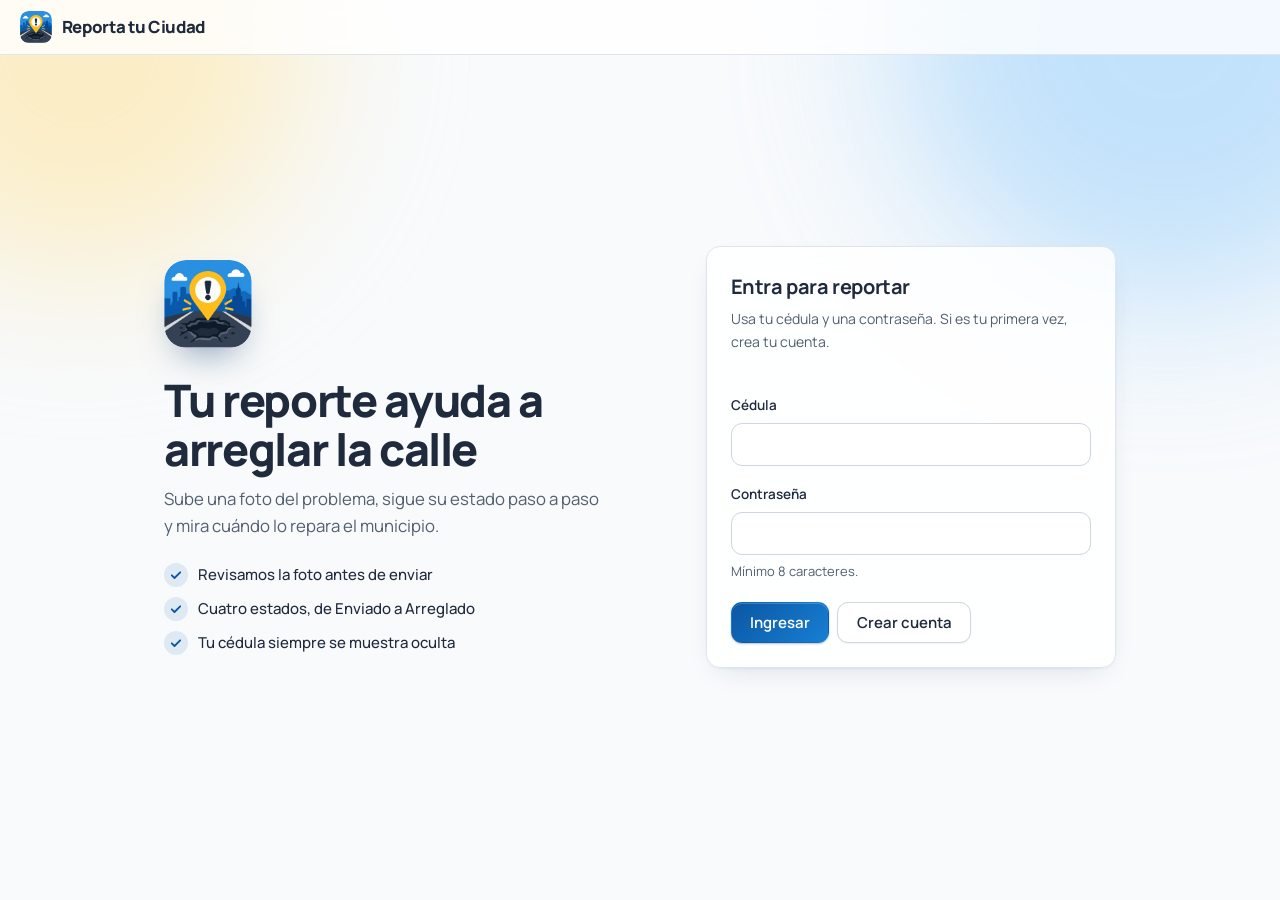
<file: index.html>
<!DOCTYPE html>
<html lang="es">
<head>
  <meta charset="utf-8">
  <meta name="viewport" content="width=device-width, initial-scale=1">
  <title>Reporta tu Ciudad</title>
  <link rel="icon" type="image/png" href="favicon.png">
  <link rel="preconnect" href="https://fonts.googleapis.com"><link rel="preconnect" href="https://fonts.gstatic.com" crossorigin><link rel="stylesheet" href="https://fonts.googleapis.com/css2?family=Manrope:wght@400;500;600;700;800&display=swap">
  <link rel="stylesheet" href="css/tokens.css">
  <link rel="stylesheet" href="css/components.css">
  <link rel="stylesheet" href="css/app.css">
</head>
<body>
  <header class="topbar"><span class="brand">Reporta tu Ciudad</span><div class="row" id="who"></div></header>
  <main class="wrap" id="view"></main>
  <script src="js/config.js"></script>
  <script src="js/cedula.js"></script>
  <script src="js/storage.js"></script>
  <script src="js/verify.js"></script>
  <script src="js/app.js"></script>
</body>
</html>
</file>
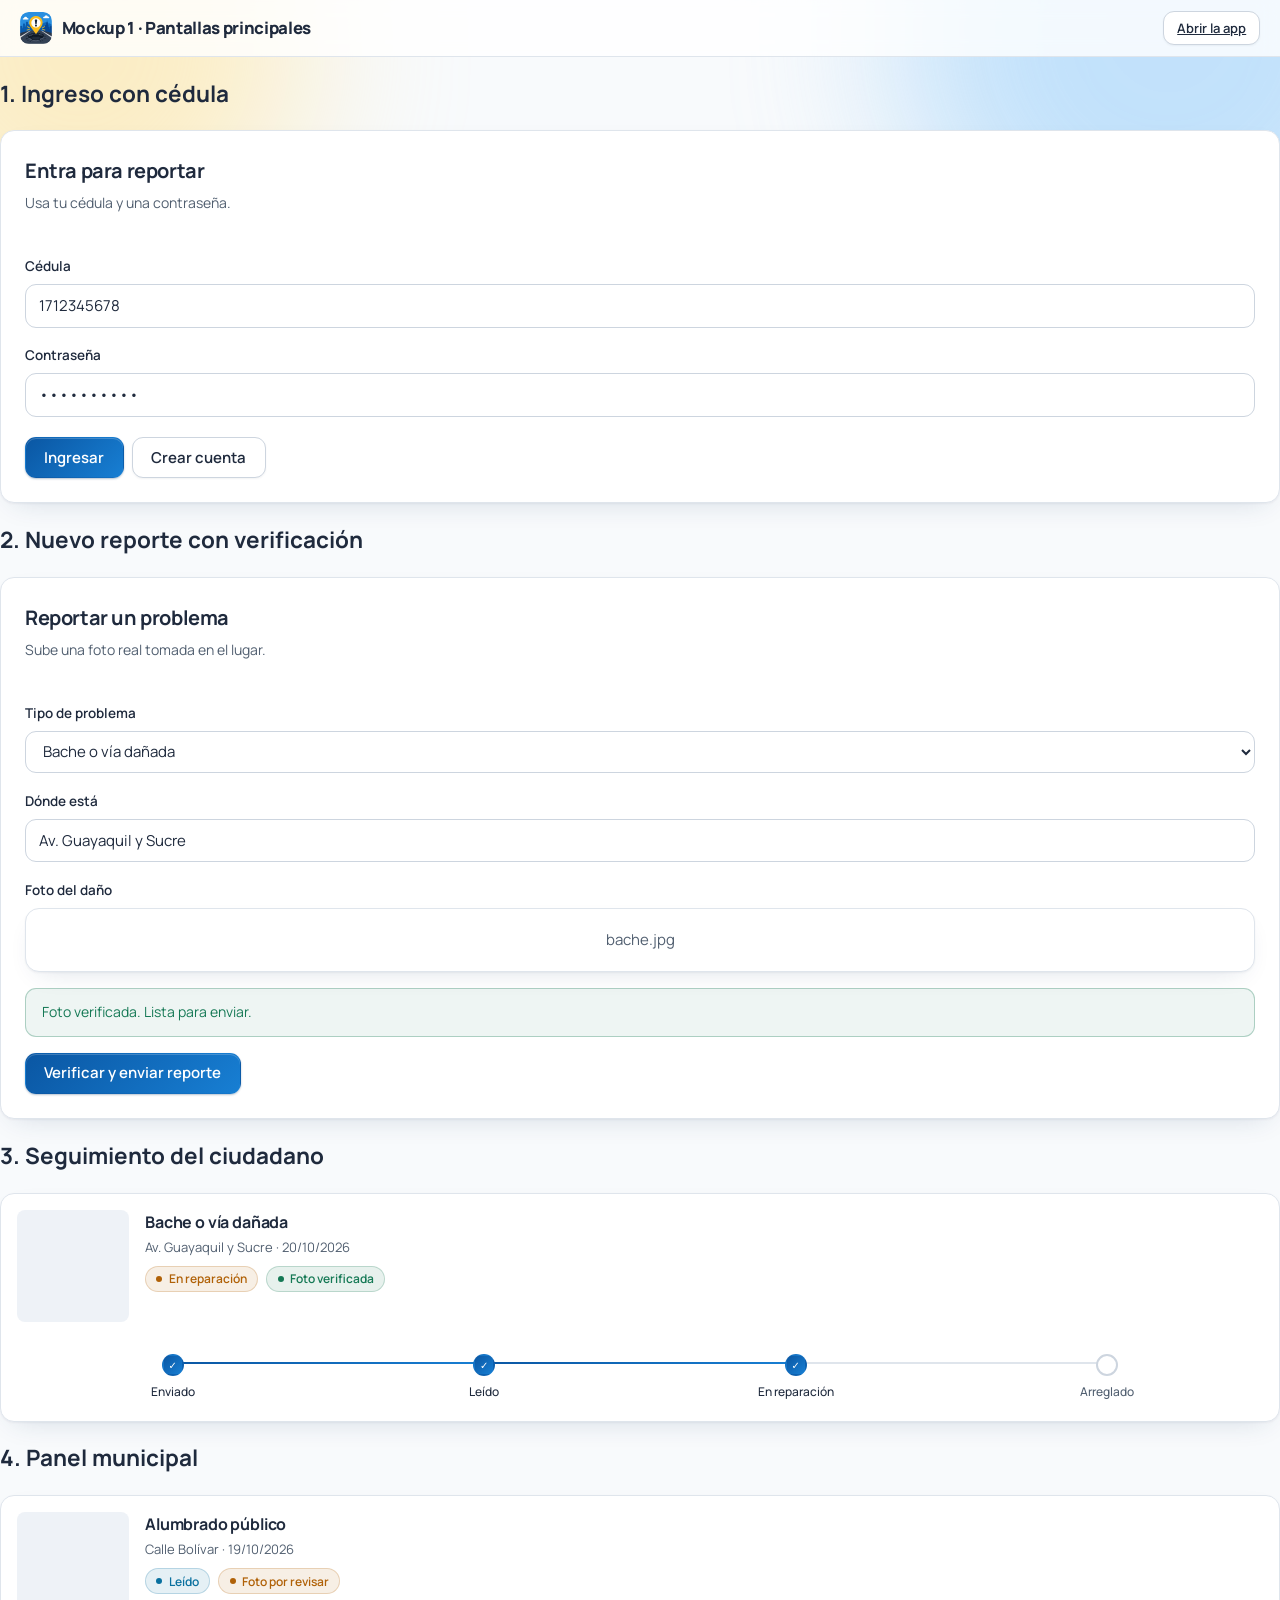
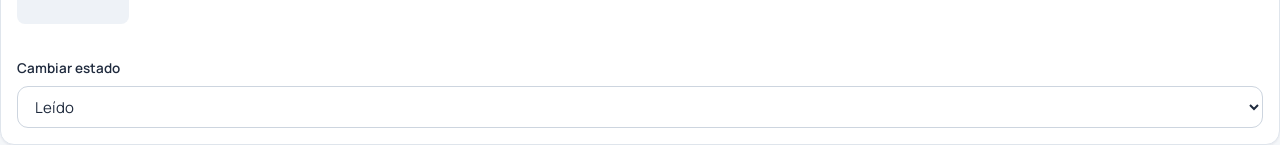
<file: mockup.html>
<!DOCTYPE html>
<html lang="es">
<head>
  <meta charset="utf-8">
  <meta name="viewport" content="width=device-width, initial-scale=1">
  <title>Mockup 1 · Reporta tu Ciudad</title>
  <link rel="icon" type="image/png" href="favicon.png">
  <link rel="preconnect" href="https://fonts.googleapis.com"><link rel="preconnect" href="https://fonts.gstatic.com" crossorigin><link rel="stylesheet" href="https://fonts.googleapis.com/css2?family=Manrope:wght@400;500;600;700;800&display=swap">
  <link rel="stylesheet" href="css/tokens.css">
  <link rel="stylesheet" href="css/components.css">
  <link rel="stylesheet" href="css/app.css">
</head>
<body>
  <header class="topbar"><span class="brand">Mockup 1 · Pantallas principales</span><a class="btn btn-outline btn-sm" href="index.html">Abrir la app</a></header>
  <div class="mock-grid">
    <section><h2>1. Ingreso con cédula</h2><div class="card"><div class="card-header"><p class="card-title">Entra para reportar</p><p class="card-desc">Usa tu cédula y una contraseña.</p></div><div class="card-body">
      <label class="label">Cédula</label><input class="input" value="1712345678" readonly>
      <label class="label">Contraseña</label><input class="input" type="password" value="••••••••••" readonly>
      <div class="row" style="margin-top:1.25rem"><button class="btn">Ingresar</button><button class="btn btn-outline">Crear cuenta</button></div></div></div></section>

    <section><h2>2. Nuevo reporte con verificación</h2><div class="card"><div class="card-header"><p class="card-title">Reportar un problema</p><p class="card-desc">Sube una foto real tomada en el lugar.</p></div><div class="card-body">
      <label class="label">Tipo de problema</label><select class="select"><option>Bache o vía dañada</option></select>
      <label class="label">Dónde está</label><input class="input" value="Av. Guayaquil y Sucre" readonly>
      <label class="label">Foto del daño</label><div class="card empty" style="padding:1.2rem">bache.jpg</div>
      <div class="alert alert-ok">Foto verificada. Lista para enviar.</div>
      <div class="row" style="margin-top:1rem"><button class="btn">Verificar y enviar reporte</button></div></div></div></section>

    <section><h2>3. Seguimiento del ciudadano</h2><article class="card report"><div style="width:7rem;height:7rem;border-radius:8px;background:hsl(var(--muted))"></div><div>
      <h3>Bache o vía dañada</h3><p class="muted" style="margin:.1rem 0 .5rem">Av. Guayaquil y Sucre · 20/10/2026</p>
      <div class="row"><span class="badge" style="--c:hsl(var(--warning))">En reparación</span><span class="badge" style="--c:hsl(var(--success))">Foto verificada</span></div></div>
      <div style="grid-column:1/-1"><div class="stepper"><div class="step done">Enviado</div><div class="step done">Leído</div><div class="step done">En reparación</div><div class="step">Arreglado</div></div></div></article></section>

    <section><h2>4. Panel municipal</h2><article class="card report"><div style="width:7rem;height:7rem;border-radius:8px;background:hsl(var(--muted))"></div><div>
      <h3>Alumbrado público</h3><p class="muted" style="margin:.1rem 0 .5rem">Calle Bolívar · 19/10/2026</p>
      <div class="row"><span class="badge" style="--c:hsl(var(--info))">Leído</span><span class="badge" style="--c:hsl(var(--warning))">Foto por revisar</span></div></div>
      <div style="grid-column:1/-1"><label class="label">Cambiar estado</label><select class="select"><option>Leído</option></select></div></article></section>
  </div>
</body>
</html>
</file>
<file: css/tokens.css>
/* Tokens con los nombres de shadcn/ui y 21st.dev. Solo tema claro: ya no cambia con el modo oscuro del sistema. */
:root{
  color-scheme:light;
  /* Paleta del logo: azul cielo #2A90E0, azul ciudad #0B5AAB, azul hondo #064995, amarillo #FDBD1B, azul noche #1F2A3C, asfalto #344254 */
  --background:210 40% 98%;--foreground:218 33% 18%;
  --card:0 0% 100%;--card-foreground:218 33% 18%;
  --muted:210 35% 95%;--muted-foreground:214 16% 38%;
  --border:214 26% 90%;--input:214 22% 84%;--ring:207 80% 46%;
  --primary:210 88% 34%;--primary-foreground:0 0% 100%;--primary-2:207 80% 46%;
  --accent:44 98% 55%;
  --destructive:0 72% 48%;--warning:32 92% 36%;--success:158 70% 28%;--info:199 89% 33%;
  --radius:.875rem;
  --shadow:0 1px 2px hsl(214 40% 20%/.05),0 10px 28px -14px hsl(212 60% 25%/.2);
}
</file>
<file: css/components.css>
/* Componentes al estilo shadcn/ui y 21st.dev: aurora de fondo, botones con brillo, tabs con indicador deslizante, badges con pulso, stepper animado. */
*{box-sizing:border-box}
html{color-scheme:light}
body{margin:0;min-height:100vh;color:hsl(var(--foreground));background:hsl(var(--background));
  font:15px/1.6 "Manrope",ui-sans-serif,system-ui,-apple-system,"Segoe UI",Roboto,sans-serif;-webkit-font-smoothing:antialiased}
/* Fondo aurora (azul del logo + amarillo del pin) */
body::before,body::after{content:"";position:fixed;z-index:-1;pointer-events:none;border-radius:50%;filter:blur(80px)}
body::before{width:34rem;height:34rem;top:-15rem;right:-10rem;background:hsl(207 90% 80%);opacity:.6;animation:drift 18s ease-in-out infinite alternate}
body::after{width:28rem;height:28rem;top:-11rem;left:-9rem;background:hsl(44 100% 78%);opacity:.5;animation:drift 23s ease-in-out infinite alternate-reverse}
@keyframes drift{to{transform:translate(4rem,3rem) scale(1.12)}}

.btn{position:relative;overflow:hidden;display:inline-flex;align-items:center;justify-content:center;gap:.5rem;height:2.6rem;padding:0 1.15rem;border-radius:calc(var(--radius) - 3px);border:1px solid transparent;
  background:linear-gradient(135deg,hsl(var(--primary)),hsl(var(--primary-2)));color:hsl(var(--primary-foreground));
  font:inherit;font-weight:600;cursor:pointer;box-shadow:0 1px 2px hsl(212 80% 22%/.3),inset 0 1px 0 hsl(0 0% 100%/.2);transition:box-shadow .2s,transform .12s}
.btn:not(.btn-outline)::after{content:"";position:absolute;inset:0;background:linear-gradient(110deg,transparent 30%,hsl(0 0% 100%/.38) 50%,transparent 70%);transform:translateX(-120%)}
.btn:not(.btn-outline):hover::after{transform:translateX(120%);transition:transform .7s ease}
.btn:hover{box-shadow:0 8px 18px -8px hsl(212 80% 35%/.6),inset 0 1px 0 hsl(0 0% 100%/.2)}
.btn:active{transform:scale(.97)}
.btn:disabled{opacity:.5;pointer-events:none}
.btn-outline{background:hsl(var(--card));color:hsl(var(--foreground));border-color:hsl(var(--input));box-shadow:0 1px 2px hsl(214 40% 20%/.06)}
.btn-outline:hover{background:hsl(var(--muted));box-shadow:0 1px 2px hsl(214 40% 20%/.06)}
.btn-sm{height:2.1rem;padding:0 .8rem;font-size:13px}
:focus-visible{outline:2px solid hsl(var(--ring));outline-offset:2px}
.card{background:hsl(var(--card));color:hsl(var(--card-foreground));border:1px solid hsl(var(--border));border-radius:var(--radius);box-shadow:var(--shadow)}
.card-header{padding:1.5rem 1.5rem 0}.card-title{margin:0;font-size:1.25rem;font-weight:700;letter-spacing:-.02em}
.card-desc{margin:.3rem 0 0;color:hsl(var(--muted-foreground));font-size:14px}
.card-body{padding:1.5rem}
.label{display:block;margin:1.1rem 0 .4rem;font-size:13.5px;font-weight:600}
.input,.select,.textarea{width:100%;min-height:2.6rem;padding:.55rem .8rem;border:1px solid hsl(var(--input));border-radius:calc(var(--radius) - 3px);background:hsl(var(--card));color:inherit;font:inherit;transition:border-color .15s,box-shadow .15s}
.input:focus,.select:focus,.textarea:focus{outline:none;border-color:hsl(var(--ring));box-shadow:0 0 0 3px hsl(var(--ring)/.16)}
.input::placeholder,.textarea::placeholder{color:hsl(var(--muted-foreground)/.8)}
.textarea{resize:vertical}.hint{margin:.35rem 0 0;font-size:13px;color:hsl(var(--muted-foreground))}
.badge{display:inline-flex;align-items:center;gap:.4rem;padding:.15rem .65rem;border-radius:999px;font-size:12px;font-weight:600;
  color:var(--c,hsl(var(--foreground)));background:color-mix(in srgb,var(--c,hsl(var(--foreground))) 10%,transparent);border:1px solid color-mix(in srgb,var(--c,hsl(var(--foreground))) 22%,transparent)}
.badge::before{content:"";width:6px;height:6px;border-radius:50%;background:currentColor}
.badge.live::before{animation:pulse 1.8s ease-out infinite}
@keyframes pulse{0%{box-shadow:0 0 0 0 color-mix(in srgb,currentColor 50%,transparent)}100%{box-shadow:0 0 0 7px transparent}}
/* Tabs con indicador que se desliza */
.tabs{position:relative;display:inline-flex;gap:2px;padding:4px;border-radius:999px;background:hsl(var(--card));border:1px solid hsl(var(--border));box-shadow:var(--shadow);margin-bottom:1.25rem;flex-wrap:wrap}
.tab-ind{position:absolute;left:0;top:0;border-radius:999px;background:hsl(var(--primary)/.1);box-shadow:inset 0 0 0 1px hsl(var(--primary)/.14);transition:transform .38s cubic-bezier(.3,.8,.3,1),width .38s cubic-bezier(.3,.8,.3,1)}
.tab{position:relative;z-index:1;border:0;background:transparent;color:hsl(var(--muted-foreground));padding:.45rem 1rem;border-radius:999px;font:inherit;font-size:14px;font-weight:600;cursor:pointer;transition:color .2s}
.tab:hover{color:hsl(var(--foreground))}
.tab[aria-selected="true"]{color:hsl(var(--primary))}
.alert{display:flex;gap:.6rem;padding:.75rem 1rem;border:1px solid hsl(var(--border));border-radius:calc(var(--radius) - 3px);font-size:14px;margin-top:1rem}
.alert-error{color:hsl(var(--destructive));border-color:hsl(var(--destructive)/.3);background:hsl(var(--destructive)/.06)}
.alert-ok{color:hsl(var(--success));border-color:hsl(var(--success)/.3);background:hsl(var(--success)/.07)}
.alert-info{color:hsl(var(--muted-foreground));background:hsl(var(--muted)/.6)}
.alert.loading{color:hsl(var(--primary));background:hsl(var(--primary)/.06);border-color:hsl(var(--primary)/.2)}
.alert.loading::before{content:"";flex:none;width:14px;height:14px;margin-top:4px;border-radius:50%;border:2px solid hsl(var(--primary)/.25);border-top-color:hsl(var(--primary));animation:spin .7s linear infinite}
@keyframes spin{to{transform:rotate(360deg)}}
/* Estados del reporte (stepper de 21st.dev) con línea que se llena */
.stepper{display:flex;margin:1rem 0 .25rem}
.step{flex:1;position:relative;text-align:center;font-size:12px;font-weight:500;color:hsl(var(--muted-foreground))}
.step::before{content:"";display:flex;align-items:center;justify-content:center;width:18px;height:18px;margin:0 auto 6px;border-radius:50%;border:2px solid hsl(var(--input));background:hsl(var(--card));position:relative;z-index:1;font-size:10px;font-weight:800;color:#fff;line-height:1}
.step::after{content:"";position:absolute;top:8px;left:-50%;width:100%;height:2px;background:hsl(var(--border))}
.step:first-child::after{display:none}
.step.done{color:hsl(var(--foreground))}
.step.done::before{content:"✓";background:linear-gradient(135deg,hsl(var(--primary)),hsl(var(--primary-2)));border-color:transparent}
.step.done::after{background:linear-gradient(90deg,hsl(var(--primary)),hsl(var(--primary-2)));transform-origin:left;animation:grow .5s ease both;animation-delay:calc(var(--k,0)*110ms + .25s)}
@keyframes grow{from{transform:scaleX(0)}}
.step.current{font-weight:700;color:hsl(var(--primary))}
.step.current::before{box-shadow:0 0 0 3px hsl(var(--accent)/.4);animation:ring 2s ease-out infinite}
@keyframes ring{0%{box-shadow:0 0 0 0 hsl(var(--accent)/.7)}100%{box-shadow:0 0 0 10px hsl(var(--accent)/0)}}
</file>
<file: css/app.css>
.topbar{position:sticky;top:0;z-index:5;display:flex;justify-content:space-between;align-items:center;gap:.75rem;padding:.7rem 1.25rem;background:hsl(0 0% 100%/.8);backdrop-filter:blur(10px);-webkit-backdrop-filter:blur(10px);border-bottom:1px solid hsl(var(--border))}
.brand{display:inline-flex;align-items:center;gap:.6rem;font-weight:800;letter-spacing:-.02em;font-size:1.05rem}
.brand::before{content:"";width:2rem;height:2rem;border-radius:.55rem;background:url(../logo.png) center/cover no-repeat}
.avatar{display:grid;place-items:center;width:2rem;height:2rem;border-radius:50%;background:linear-gradient(135deg,hsl(var(--primary)),hsl(var(--primary-2)));color:#fff;font-size:12px;font-weight:700}
.wrap{max-width:46rem;margin:0 auto;padding:1.5rem 1.25rem 3rem}
.wrap.wide{max-width:62rem}
.stack>*+*{margin-top:1rem}
.row{display:flex;gap:.5rem;flex-wrap:wrap;align-items:center}
.muted{color:hsl(var(--muted-foreground));font-size:13px}
.hidden{display:none}
.sr-only{position:absolute;width:1px;height:1px;overflow:hidden;clip:rect(0 0 0 0);white-space:nowrap}

/* Entrada suave (se desactiva con "reducir movimiento") */
.reveal{animation:fadeUp .55s cubic-bezier(.2,.7,.2,1) both;animation-delay:calc(var(--i,0)*70ms)}
@keyframes fadeUp{from{opacity:0;transform:translateY(10px)}}
.float{animation:float 4.5s ease-in-out infinite}
@keyframes float{50%{transform:translateY(-7px)}}

/* Pantalla de ingreso */
.auth{display:grid;gap:2.5rem;align-items:center;min-height:calc(100vh - 9rem)}
.auth-logo{width:5.5rem;height:5.5rem;border-radius:1.4rem;box-shadow:0 18px 36px -16px hsl(212 80% 25%/.55)}
.auth-hero h1{margin:1.25rem 0 .75rem;font-size:clamp(1.9rem,4.2vw,2.8rem);line-height:1.1;letter-spacing:-.03em;font-weight:800;max-width:17ch}
.auth-hero>p{margin:0;max-width:44ch;font-size:1.05rem;color:hsl(var(--muted-foreground))}
.auth-points{list-style:none;margin:1.5rem 0 0;padding:0;display:grid;gap:.6rem}
.auth-points li{display:flex;align-items:center;gap:.65rem;font-weight:500}
.auth-points svg{flex:none;width:1.5rem;height:1.5rem;padding:.3rem;border-radius:50%;background:hsl(var(--primary)/.1);color:hsl(var(--primary))}
.auth-card{width:100%;max-width:26rem;justify-self:center;background:hsl(0 0% 100%/.85);backdrop-filter:blur(12px);-webkit-backdrop-filter:blur(12px)}
@media (min-width:820px){.auth{grid-template-columns:1.1fr .9fr}.auth-card{justify-self:end}}

/* Zona para subir foto */
.dropzone{display:flex;align-items:center;gap:.9rem;padding:1rem 1.1rem;border:1.5px dashed hsl(var(--input));border-radius:var(--radius);background:hsl(var(--muted)/.5);cursor:pointer;transition:border-color .2s,background .2s,transform .2s}
.dropzone:hover,.dropzone.drag{border-color:hsl(var(--primary));background:hsl(var(--primary)/.06)}
.dropzone.drag{transform:scale(1.01)}
.dropzone:focus-within{outline:2px solid hsl(var(--ring));outline-offset:2px}
.dropzone.has-file{border-style:solid;border-color:hsl(var(--success)/.5);background:hsl(var(--success)/.06)}
.dz-icon{flex:none;display:grid;place-items:center;width:2.6rem;height:2.6rem;border-radius:.75rem;background:hsl(var(--primary)/.1);color:hsl(var(--primary))}
.dz-icon svg{width:1.3rem;height:1.3rem}
.dropzone strong{display:block;font-size:14px}
.preview{display:block;max-width:100%;max-height:14rem;margin-top:.75rem;border-radius:var(--radius);animation:fadeUp .4s ease both}

/* Estadísticas */
.stats{display:grid;grid-template-columns:repeat(3,1fr);gap:.75rem;margin-bottom:1rem}
.stat{padding:1rem 1.1rem}
.stat-n{font-size:1.9rem;font-weight:800;letter-spacing:-.03em;line-height:1.1;font-variant-numeric:tabular-nums}
.stat-l{margin-top:.2rem;font-size:13px;color:hsl(var(--muted-foreground))}

/* Reportes */
.report{display:grid;grid-template-columns:7rem 1fr;gap:1rem;padding:1rem;transition:transform .25s,box-shadow .25s}
.report:hover{transform:translateY(-2px);box-shadow:0 1px 2px hsl(214 40% 20%/.05),0 18px 34px -16px hsl(212 60% 25%/.3)}
.thumb{width:7rem;height:7rem;border-radius:calc(var(--radius) - 3px);overflow:hidden;background:hsl(var(--muted))}
.thumb img{display:block;width:100%;height:100%;object-fit:cover;transition:transform .5s}
.report:hover .thumb img{transform:scale(1.07)}
.report h3{margin:0;font-size:1rem;font-weight:700;letter-spacing:-.01em}
.empty{padding:2.5rem 1.5rem;text-align:center;color:hsl(var(--muted-foreground))}
.empty img{width:4.5rem;height:4.5rem;border-radius:1.1rem;margin-bottom:.75rem}
.empty p{margin:0}

/* Aviso flotante */
.toast{position:fixed;left:50%;bottom:1.5rem;z-index:20;display:flex;align-items:center;gap:.6rem;padding:.7rem 1.1rem .7rem .8rem;border-radius:999px;background:hsl(var(--foreground));color:hsl(var(--background));font-size:14px;font-weight:600;box-shadow:0 18px 40px -14px hsl(218 40% 10%/.6);transform:translateX(-50%);animation:toastIn .4s cubic-bezier(.2,.8,.2,1) both,toastOut .3s ease 2.9s forwards}
.toast i{display:grid;place-items:center;width:1.4rem;height:1.4rem;border-radius:50%;background:hsl(var(--accent));color:hsl(218 33% 18%);font-style:normal;font-size:12px;font-weight:800}
@keyframes toastIn{from{opacity:0;transform:translate(-50%,16px) scale(.96)}}
@keyframes toastOut{to{opacity:0;transform:translate(-50%,8px)}}

@media (max-width:560px){.stats{gap:.5rem}.stat{padding:.8rem}.stat-n{font-size:1.5rem}.who-name{display:none}}
@media (max-width:480px){.report{grid-template-columns:5rem 1fr}.thumb{width:5rem;height:5rem}.step{font-size:11px}}
@media (prefers-reduced-motion:reduce){*,*::before,*::after{transition:none!important;animation:none!important}}
</file>
